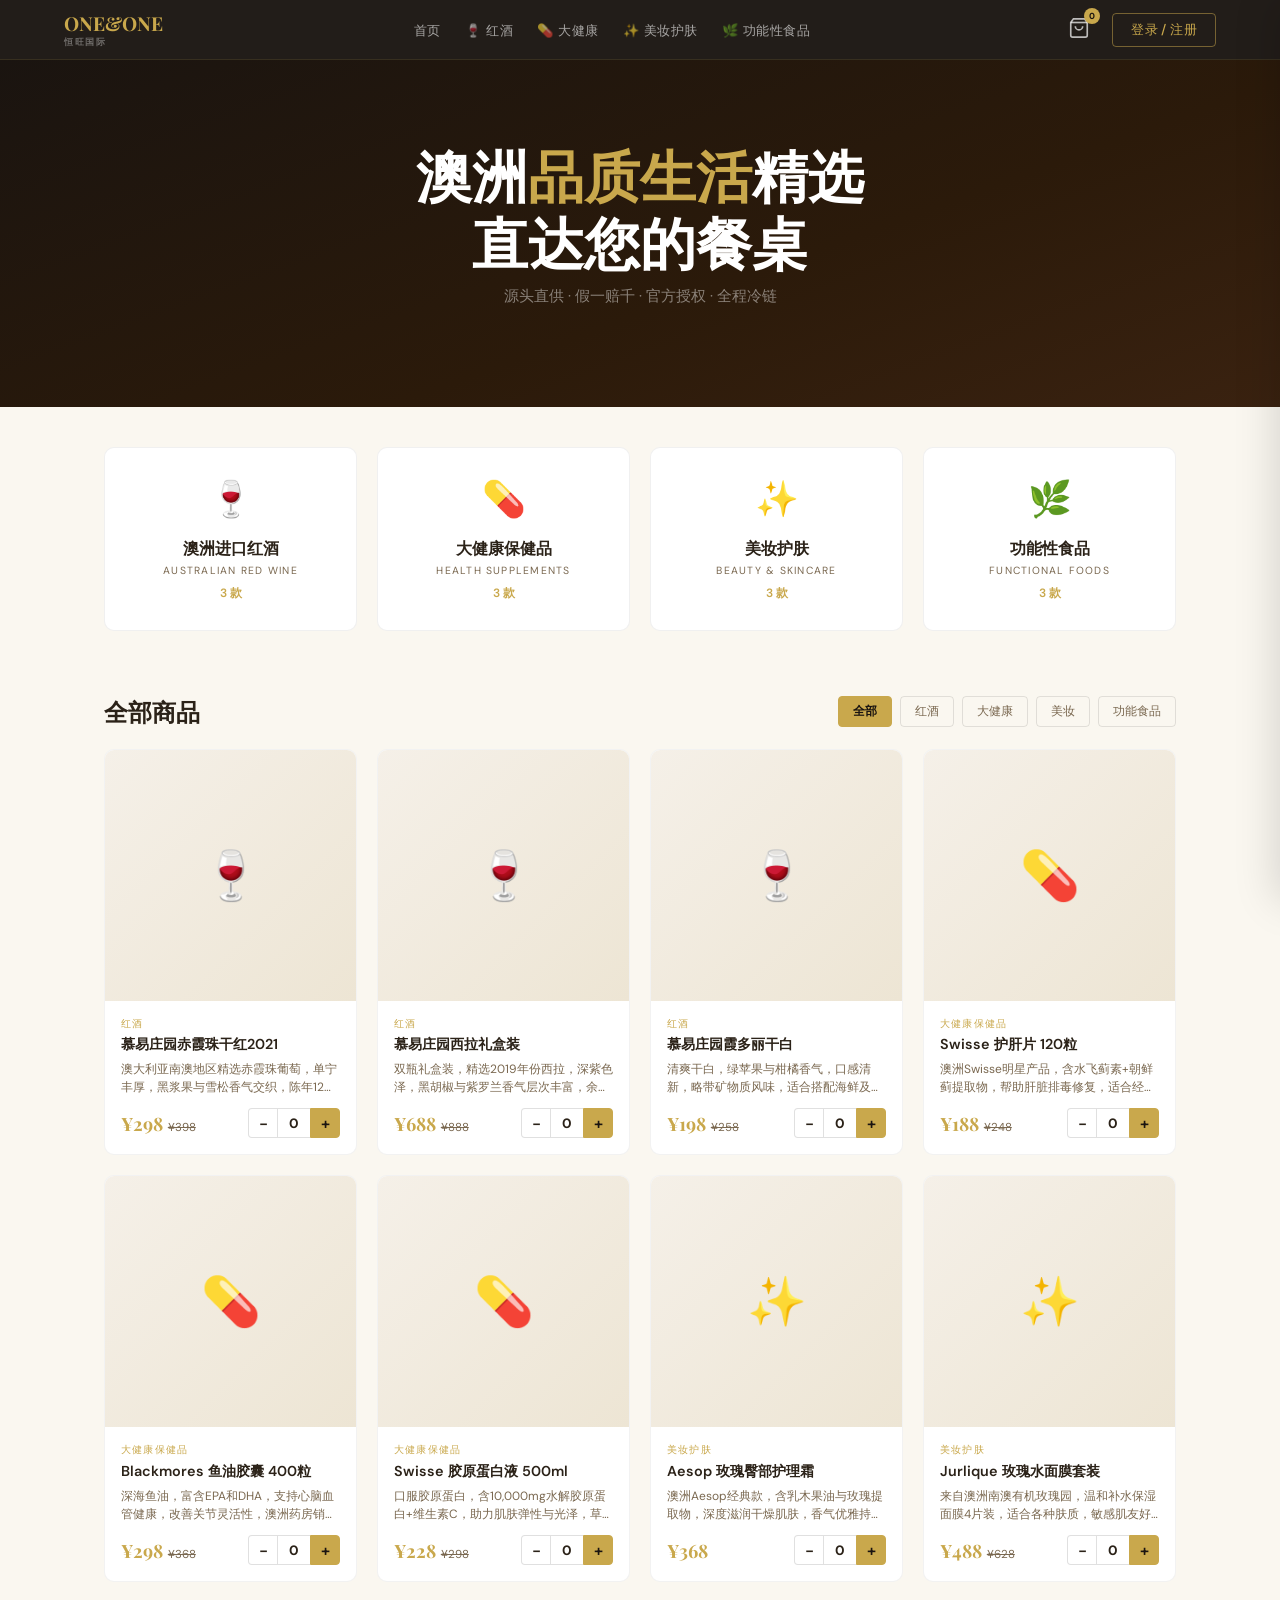
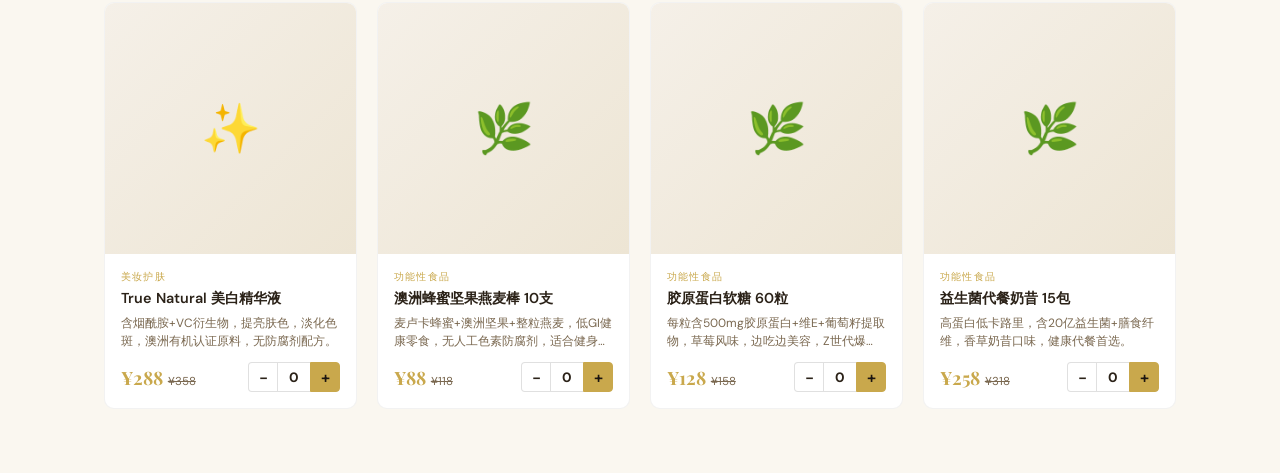
<file: oneone-shop.html>
<!DOCTYPE html>
<html lang="zh-CN">
<head>
<meta charset="UTF-8">
<meta name="viewport" content="width=device-width, initial-scale=1.0, maximum-scale=1.0">
<title>ONE&ONE 恒旺国际 · 品质生活商城</title>
<link href="https://fonts.googleapis.com/css2?family=Playfair+Display:wght@400;600;700&family=DM+Sans:wght@300;400;500;600&family=Noto+Serif+SC:wght@400;600&display=swap" rel="stylesheet">
<style>
:root {
  --gold:#C9A84C;--gold-light:#E8C97A;--gold-pale:#F5EDD3;
  --deep:#1A1410;--dark:#2B2218;--mid:#4A3D30;--warm:#7A6850;
  --cream:#FAF7F0;--white:#FFFFFF;--text:#2B2218;--text-muted:#7A6850;
  --border:rgba(201,168,76,0.18);--radius:10px;--radius-sm:6px;
  --sidebar:260px;--header:60px;
  --success:#2D8C5F;--error:#C0392B;
}
*{margin:0;padding:0;box-sizing:border-box;}
html{scroll-behavior:smooth;}
body{font-family:'DM Sans',sans-serif;background:var(--cream);color:var(--text);overflow-x:hidden;}
img{max-width:100%;display:block;}
button,input,select,textarea{font-family:inherit;}
button{cursor:pointer;}

/* ===== UTILS ===== */
.hidden{display:none!important;}
.flex{display:flex;}
.items-center{align-items:center;}
.justify-between{justify-content:space-between;}
.gap-1{gap:.5rem;}.gap-2{gap:1rem;}.gap-3{gap:1.5rem;}
.text-gold{color:var(--gold);}
.text-muted{color:var(--text-muted);}
.serif{font-family:'Playfair Display',serif;}
.badge{display:inline-flex;align-items:center;padding:3px 10px;border-radius:20px;font-size:.7rem;font-weight:600;letter-spacing:.04em;}
.badge-green{background:#E8F5EE;color:var(--success);}
.badge-gold{background:var(--gold-pale);color:var(--mid);}
.badge-red{background:#FDECEA;color:var(--error);}
.toast{position:fixed;bottom:2rem;right:2rem;z-index:9999;background:var(--deep);color:var(--white);padding:12px 20px;border-radius:var(--radius-sm);font-size:.85rem;border-left:3px solid var(--gold);transform:translateY(20px);opacity:0;transition:all .3s;pointer-events:none;}
.toast.show{transform:none;opacity:1;}

/* ===== SCREENS ===== */
.screen{display:none;min-height:100vh;}
.screen.active{display:block;}
#authScreen.active{display:flex!important;}

/* Nav login btn */
.nav-login-btn{background:transparent;border:1px solid rgba(201,168,76,0.5);color:var(--gold);padding:7px 18px;border-radius:4px;font-size:.82rem;font-weight:500;cursor:pointer;letter-spacing:.03em;transition:all .2s;}
.nav-login-btn:hover{background:var(--gold);color:var(--deep);}
.auth-modal-close{position:absolute;top:1rem;right:1rem;background:rgba(255,255,255,0.08);border:none;color:rgba(255,255,255,0.5);width:32px;height:32px;border-radius:50%;font-size:1rem;cursor:pointer;display:flex;align-items:center;justify-content:center;transition:all .2s;}
.auth-modal-close:hover{background:rgba(255,255,255,0.15);color:var(--white);}

/* Product card qty controls */
.prod-qty-ctrl{display:flex;align-items:center;gap:0;}
.prod-qty-ctrl button{width:30px;height:30px;border:1px solid rgba(0,0,0,.12);background:var(--white);font-size:1rem;font-weight:600;color:var(--text);transition:all .2s;flex-shrink:0;}
.prod-qty-ctrl button:first-child{border-radius:4px 0 0 4px;}
.prod-qty-ctrl button:last-child{border-radius:0 4px 4px 0;background:var(--gold);border-color:var(--gold);color:var(--deep);}
.prod-qty-ctrl button:last-child:hover{background:var(--gold-light);}
.prod-qty-ctrl button:first-child:hover{background:var(--cream);}
.prod-qty-num{width:32px;height:30px;text-align:center;border-top:1px solid rgba(0,0,0,.12);border-bottom:1px solid rgba(0,0,0,.12);font-size:.85rem;font-weight:700;line-height:30px;background:var(--white);color:var(--text);}

/* ===== AUTH SCREEN ===== */
#authScreen{
  background:linear-gradient(150deg,var(--deep) 0%,#2B1A0A 50%,#1A1410 100%);
  display:flex;align-items:center;justify-content:center;
  padding:2rem;
}
.auth-box{
  background:rgba(255,255,255,0.04);
  border:1px solid rgba(201,168,76,0.2);
  border-radius:16px;padding:2.5rem;
  width:100%;max-width:420px;
  backdrop-filter:blur(20px);
}
.auth-logo{font-family:'Playfair Display',serif;font-size:1.6rem;font-weight:700;color:var(--gold);text-align:center;margin-bottom:.25rem;}
.auth-logo-sub{font-size:.65rem;letter-spacing:.2em;color:rgba(255,255,255,0.35);text-align:center;margin-bottom:2rem;}
.auth-title{font-size:1.1rem;font-weight:600;color:var(--white);text-align:center;margin-bottom:.4rem;}
.auth-sub{font-size:.8rem;color:rgba(255,255,255,0.4);text-align:center;margin-bottom:2rem;}
.social-btn{
  width:100%;display:flex;align-items:center;justify-content:center;gap:.75rem;
  padding:13px;border-radius:8px;border:1px solid rgba(255,255,255,0.12);
  background:rgba(255,255,255,0.06);color:rgba(255,255,255,0.85);
  font-size:.88rem;font-weight:500;margin-bottom:.75rem;
  transition:all .2s;
}
.social-btn:hover{background:rgba(255,255,255,0.12);border-color:rgba(255,255,255,0.25);}
.social-btn svg{flex-shrink:0;}
.auth-divider{display:flex;align-items:center;gap:1rem;margin:1.25rem 0;color:rgba(255,255,255,0.2);font-size:.75rem;}
.auth-divider::before,.auth-divider::after{content:'';flex:1;height:1px;background:rgba(255,255,255,0.08);}
.auth-input{
  width:100%;padding:12px 16px;background:rgba(255,255,255,0.06);
  border:1px solid rgba(255,255,255,0.1);border-radius:8px;
  color:var(--white);font-size:.9rem;margin-bottom:.75rem;
  transition:border .2s;
}
.auth-input::placeholder{color:rgba(255,255,255,0.3);}
.auth-input:focus{outline:none;border-color:rgba(201,168,76,0.5);}
.auth-btn{
  width:100%;padding:13px;background:var(--gold);border:none;
  border-radius:8px;color:var(--deep);font-size:.9rem;font-weight:600;
  letter-spacing:.03em;transition:background .2s;
}
.auth-btn:hover{background:var(--gold-light);}
.auth-toggle{text-align:center;margin-top:1.25rem;font-size:.8rem;color:rgba(255,255,255,0.4);}
.auth-toggle a{color:var(--gold);cursor:pointer;text-decoration:none;}
.auth-admin-link{text-align:center;margin-top:1rem;font-size:.72rem;color:rgba(255,255,255,0.25);cursor:pointer;}
.auth-admin-link:hover{color:var(--gold);}

/* ===== SHOP HEADER ===== */
.shop-header{
  position:sticky;top:0;z-index:50;
  background:rgba(26,20,16,0.96);backdrop-filter:blur(12px);
  border-bottom:1px solid rgba(201,168,76,0.12);
  padding:0 5vw;height:var(--header);
  display:flex;align-items:center;justify-content:space-between;
}
.sh-logo{font-family:'Playfair Display',serif;font-size:1.2rem;font-weight:700;color:var(--gold);text-decoration:none;cursor:pointer;}
.sh-logo span{color:rgba(255,255,255,0.35);font-size:.55rem;letter-spacing:.18em;display:block;font-family:'DM Sans',sans-serif;}
.sh-nav{display:flex;gap:1.5rem;list-style:none;}
.sh-nav a{color:rgba(255,255,255,0.6);text-decoration:none;font-size:.82rem;letter-spacing:.04em;cursor:pointer;transition:color .2s;padding:.25rem 0;border-bottom:2px solid transparent;}
.sh-nav a.active,.sh-nav a:hover{color:var(--gold);border-bottom-color:var(--gold);}
.sh-right{display:flex;align-items:center;gap:1rem;}
.sh-user{display:flex;align-items:center;gap:.5rem;color:rgba(255,255,255,0.6);font-size:.8rem;cursor:pointer;}
.sh-avatar{width:30px;height:30px;border-radius:50%;background:var(--gold);display:flex;align-items:center;justify-content:center;font-size:.7rem;font-weight:700;color:var(--deep);}
.cart-btn{position:relative;background:none;border:none;color:rgba(255,255,255,0.7);padding:.4rem;cursor:pointer;}
.cart-count{position:absolute;top:-2px;right:-4px;background:var(--gold);color:var(--deep);font-size:.55rem;font-weight:700;width:16px;height:16px;border-radius:50%;display:flex;align-items:center;justify-content:center;}
.ham-btn{display:none;background:none;border:none;color:var(--gold);flex-direction:column;gap:4px;padding:.5rem;}
.ham-btn span{width:22px;height:1.5px;background:currentColor;display:block;}

/* ===== SHOP HOME ===== */
.shop-hero{
  background:linear-gradient(160deg,var(--deep),#2B1A0A 60%,#3A2210);
  padding:80px 5vw 60px;text-align:center;
}
.shop-hero h1{font-family:'Playfair Display',serif;font-size:clamp(2rem,5vw,3.5rem);color:var(--white);font-weight:700;line-height:1.2;margin-bottom:.75rem;}
.shop-hero h1 em{color:var(--gold);font-style:normal;}
.shop-hero p{color:rgba(255,255,255,0.45);font-size:.95rem;margin-bottom:2.5rem;}
.category-strip{display:grid;grid-template-columns:repeat(4,1fr);gap:1.25rem;padding:2.5rem 5vw;max-width:1200px;margin:0 auto;}
.cat-card{background:var(--white);border-radius:var(--radius);border:1px solid rgba(0,0,0,.06);padding:1.75rem 1.5rem;text-align:center;cursor:pointer;transition:all .25s;position:relative;overflow:hidden;}
.cat-card::after{content:'';position:absolute;bottom:0;left:0;right:0;height:3px;background:var(--gold);transform:scaleX(0);transform-origin:left;transition:transform .3s;}
.cat-card:hover{transform:translateY(-3px);box-shadow:0 12px 40px rgba(0,0,0,.09);}
.cat-card:hover::after{transform:scaleX(1);}
.cat-icon{font-size:2.2rem;margin-bottom:1rem;}
.cat-name{font-weight:700;font-size:1rem;margin-bottom:.2rem;}
.cat-en{font-size:.65rem;letter-spacing:.12em;color:var(--text-muted);}
.cat-count{font-size:.75rem;color:var(--gold);margin-top:.5rem;font-weight:600;}
.products-section{padding:0 5vw 4rem;max-width:1200px;margin:0 auto;}
.products-header{display:flex;align-items:center;justify-content:space-between;padding:1.5rem 0 1.25rem;}
.products-title{font-family:'Playfair Display',serif;font-size:1.5rem;font-weight:600;}
.filter-bar{display:flex;gap:.5rem;flex-wrap:wrap;}
.filter-btn{padding:6px 14px;border-radius:4px;border:1px solid rgba(0,0,0,.1);background:transparent;font-size:.75rem;color:var(--text-muted);transition:all .2s;cursor:pointer;}
.filter-btn.active,.filter-btn:hover{background:var(--gold);border-color:var(--gold);color:var(--deep);font-weight:600;}
.product-grid{display:grid;grid-template-columns:repeat(auto-fill,minmax(220px,1fr));gap:1.25rem;}
.prod-card{background:var(--white);border-radius:var(--radius);border:1px solid rgba(0,0,0,.05);overflow:hidden;cursor:pointer;transition:all .25s;}
.prod-card:hover{transform:translateY(-2px);box-shadow:0 8px 32px rgba(0,0,0,.1);}
.prod-img{width:100%;aspect-ratio:1;object-fit:cover;background:var(--cream);}
.prod-img-placeholder{width:100%;aspect-ratio:1;display:flex;align-items:center;justify-content:center;font-size:3rem;background:linear-gradient(135deg,#f5f0e8,#ede5d4);}
.prod-body{padding:1rem;}
.prod-cat{font-size:.62rem;letter-spacing:.12em;color:var(--gold);margin-bottom:.3rem;text-transform:uppercase;}
.prod-name{font-weight:600;font-size:.9rem;margin-bottom:.4rem;line-height:1.3;}
.prod-desc{font-size:.75rem;color:var(--text-muted);line-height:1.5;margin-bottom:.75rem;display:-webkit-box;-webkit-line-clamp:2;-webkit-box-orient:vertical;overflow:hidden;}
.prod-foot{display:flex;align-items:center;justify-content:space-between;}
.prod-price{font-family:'Playfair Display',serif;font-size:1.15rem;font-weight:700;color:var(--gold);}
.prod-price-orig{font-size:.72rem;color:var(--text-muted);text-decoration:line-through;margin-left:.3rem;}
.add-cart-btn{background:var(--deep);color:var(--white);border:none;padding:7px 14px;border-radius:4px;font-size:.75rem;font-weight:500;transition:background .2s;}
.add-cart-btn:hover{background:var(--gold);color:var(--deep);}
.empty-state{text-align:center;padding:4rem 2rem;color:var(--text-muted);}
.empty-state .ei{font-size:3rem;margin-bottom:1rem;}
.empty-state h3{font-size:1.1rem;margin-bottom:.5rem;color:var(--text);}

/* ===== PRODUCT MODAL ===== */
.modal-overlay{position:fixed;inset:0;background:rgba(0,0,0,.6);z-index:200;display:flex;align-items:center;justify-content:center;padding:1rem;opacity:0;transition:opacity .25s;pointer-events:none;}
.modal-overlay.open{opacity:1;pointer-events:auto;}
.modal-box{background:var(--white);border-radius:16px;width:100%;max-width:700px;max-height:90vh;overflow-y:auto;transform:translateY(20px);transition:transform .25s;}
.modal-overlay.open .modal-box{transform:none;}
.modal-img{width:100%;aspect-ratio:16/9;object-fit:cover;background:var(--cream);}
.modal-img-ph{width:100%;aspect-ratio:16/9;display:flex;align-items:center;justify-content:center;font-size:5rem;background:linear-gradient(135deg,#f5f0e8,#ede5d4);}
.modal-body{padding:2rem;}
.modal-cat{font-size:.65rem;letter-spacing:.18em;color:var(--gold);margin-bottom:.5rem;}
.modal-name{font-family:'Playfair Display',serif;font-size:1.6rem;font-weight:700;margin-bottom:1rem;line-height:1.2;}
.modal-desc{font-size:.9rem;color:var(--text-muted);line-height:1.7;margin-bottom:1.5rem;}
.modal-price-row{display:flex;align-items:baseline;gap:.75rem;margin-bottom:1.5rem;}
.modal-price{font-family:'Playfair Display',serif;font-size:2rem;font-weight:700;color:var(--gold);}
.modal-orig{font-size:.9rem;color:var(--text-muted);text-decoration:line-through;}
.qty-row{display:flex;align-items:center;gap:1rem;margin-bottom:1.5rem;}
.qty-ctrl{display:flex;align-items:center;border:1px solid rgba(0,0,0,.12);border-radius:6px;overflow:hidden;}
.qty-ctrl button{background:none;border:none;width:36px;height:36px;font-size:1.1rem;color:var(--text);transition:background .2s;}
.qty-ctrl button:hover{background:var(--cream);}
.qty-ctrl span{width:40px;text-align:center;font-weight:600;font-size:.9rem;}
.modal-add-btn{flex:1;padding:12px 24px;background:var(--gold);border:none;border-radius:6px;font-size:.9rem;font-weight:600;color:var(--deep);transition:background .2s;}
.modal-add-btn:hover{background:var(--gold-light);}
.modal-close{position:absolute;top:1rem;right:1rem;background:rgba(0,0,0,.5);border:none;width:36px;height:36px;border-radius:50%;color:var(--white);font-size:1.1rem;display:flex;align-items:center;justify-content:center;cursor:pointer;z-index:1;}

/* ===== CART DRAWER ===== */
.cart-drawer{position:fixed;top:0;right:0;bottom:0;width:380px;max-width:100vw;background:var(--white);z-index:300;transform:translateX(100%);transition:transform .3s;display:flex;flex-direction:column;box-shadow:-4px 0 40px rgba(0,0,0,.15);}
.cart-drawer.open{transform:none;}
.cart-head{padding:1.25rem 1.5rem;border-bottom:1px solid rgba(0,0,0,.07);display:flex;align-items:center;justify-content:space-between;}
.cart-head h3{font-family:'Playfair Display',serif;font-size:1.2rem;}
.cart-close{background:none;border:none;font-size:1.3rem;color:var(--text-muted);cursor:pointer;}
.cart-items{flex:1;overflow-y:auto;padding:1rem 1.5rem;}
.cart-item{display:flex;gap:1rem;padding:1rem 0;border-bottom:1px solid rgba(0,0,0,.05);}
.cart-item-img{width:64px;height:64px;object-fit:cover;border-radius:6px;background:var(--cream);flex-shrink:0;}
.cart-item-img-ph{width:64px;height:64px;border-radius:6px;background:linear-gradient(135deg,#f5f0e8,#ede5d4);display:flex;align-items:center;justify-content:center;font-size:1.5rem;flex-shrink:0;}
.cart-item-info{flex:1;}
.cart-item-name{font-size:.85rem;font-weight:600;margin-bottom:.25rem;line-height:1.3;}
.cart-item-price{font-size:.82rem;color:var(--gold);font-weight:600;}
.cart-item-controls{display:flex;align-items:center;gap:.5rem;margin-top:.4rem;}
.ci-qty{display:flex;align-items:center;gap:.25rem;}
.ci-qty button{background:rgba(0,0,0,.06);border:none;width:22px;height:22px;border-radius:3px;font-size:.8rem;color:var(--text);}
.ci-qty span{font-size:.8rem;font-weight:600;min-width:20px;text-align:center;}
.ci-remove{background:none;border:none;font-size:.72rem;color:var(--error);cursor:pointer;margin-left:.25rem;}
.cart-foot{padding:1.25rem 1.5rem;border-top:1px solid rgba(0,0,0,.07);}
.cart-total-row{display:flex;justify-content:space-between;align-items:baseline;margin-bottom:1rem;}
.cart-total-label{font-size:.85rem;color:var(--text-muted);}
.cart-total-price{font-family:'Playfair Display',serif;font-size:1.5rem;font-weight:700;color:var(--gold);}
.checkout-btn{width:100%;padding:14px;background:var(--gold);border:none;border-radius:6px;font-size:.9rem;font-weight:700;color:var(--deep);letter-spacing:.04em;transition:background .2s;}
.checkout-btn:hover{background:var(--gold-light);}
.cart-empty{text-align:center;padding:3rem 1rem;color:var(--text-muted);}
.cart-overlay{position:fixed;inset:0;background:rgba(0,0,0,.4);z-index:299;display:none;}
.cart-overlay.open{display:block;}

/* ===== CHECKOUT ===== */
.checkout-wrap{max-width:900px;margin:0 auto;padding:2rem 5vw 4rem;}
.checkout-title{font-family:'Playfair Display',serif;font-size:1.8rem;font-weight:600;margin-bottom:2rem;}
.checkout-grid{display:grid;grid-template-columns:1fr 360px;gap:2rem;align-items:start;}
.checkout-section{background:var(--white);border-radius:var(--radius);border:1px solid rgba(0,0,0,.06);padding:1.75rem;margin-bottom:1.25rem;}
.cs-title{font-weight:700;font-size:.95rem;margin-bottom:1.25rem;padding-bottom:.75rem;border-bottom:1px solid rgba(0,0,0,.06);}
.form-row{display:grid;grid-template-columns:1fr 1fr;gap:.75rem;margin-bottom:.75rem;}
.form-row.full{grid-template-columns:1fr;}
.form-group{display:flex;flex-direction:column;gap:.3rem;}
.form-label{font-size:.75rem;font-weight:600;color:var(--text-muted);letter-spacing:.04em;}
.form-input{padding:10px 14px;border:1px solid rgba(0,0,0,.12);border-radius:6px;font-size:.88rem;color:var(--text);transition:border .2s;}
.form-input:focus{outline:none;border-color:var(--gold);}
.order-summary-box{background:var(--white);border-radius:var(--radius);border:1px solid rgba(0,0,0,.06);padding:1.75rem;position:sticky;top:80px;}
.os-title{font-weight:700;font-size:.95rem;margin-bottom:1.25rem;}
.os-items{display:flex;flex-direction:column;gap:.75rem;margin-bottom:1.25rem;}
.os-item{display:flex;justify-content:space-between;font-size:.83rem;}
.os-item-name{color:var(--text-muted);flex:1;padding-right:1rem;}
.os-item-price{font-weight:600;}
.os-divider{border:none;border-top:1px solid rgba(0,0,0,.07);margin:1rem 0;}
.os-total{display:flex;justify-content:space-between;align-items:baseline;}
.os-total-label{font-weight:600;}
.os-total-price{font-family:'Playfair Display',serif;font-size:1.4rem;font-weight:700;color:var(--gold);}
.place-order-btn{width:100%;padding:14px;background:var(--gold);border:none;border-radius:6px;font-size:.9rem;font-weight:700;color:var(--deep);margin-top:1.25rem;transition:background .2s;}
.place-order-btn:hover{background:var(--gold-light);}
.security-note{font-size:.7rem;color:var(--text-muted);text-align:center;margin-top:.75rem;}

/* ===== ADMIN ===== */
#adminScreen{display:flex;min-height:100vh;background:#F0EDE8;}
.admin-sidebar{width:var(--sidebar);background:var(--deep);flex-shrink:0;display:flex;flex-direction:column;position:fixed;top:0;bottom:0;left:0;z-index:10;}
.admin-logo{padding:1.5rem;border-bottom:1px solid rgba(201,168,76,0.1);}
.admin-logo-text{font-family:'Playfair Display',serif;font-size:1.1rem;font-weight:700;color:var(--gold);}
.admin-logo-sub{font-size:.6rem;letter-spacing:.15em;color:rgba(255,255,255,0.25);margin-top:2px;}
.admin-nav{flex:1;padding:1rem 0;}
.admin-nav-item{display:flex;align-items:center;gap:.75rem;padding:.75rem 1.5rem;color:rgba(255,255,255,0.5);font-size:.83rem;cursor:pointer;transition:all .2s;border-left:3px solid transparent;}
.admin-nav-item:hover{background:rgba(255,255,255,0.04);color:rgba(255,255,255,0.8);}
.admin-nav-item.active{background:rgba(201,168,76,0.08);color:var(--gold);border-left-color:var(--gold);}
.admin-nav-icon{font-size:1rem;width:20px;text-align:center;}
.admin-footer{padding:1rem 1.5rem;border-top:1px solid rgba(255,255,255,0.05);}
.admin-logout{background:none;border:1px solid rgba(255,255,255,0.1);color:rgba(255,255,255,0.4);padding:8px 16px;border-radius:4px;font-size:.78rem;width:100%;cursor:pointer;transition:all .2s;}
.admin-logout:hover{border-color:var(--error);color:var(--error);}
.admin-main{margin-left:var(--sidebar);flex:1;padding:2rem;min-width:0;}
.admin-topbar{display:flex;align-items:center;justify-content:space-between;margin-bottom:2rem;}
.admin-page-title{font-family:'Playfair Display',serif;font-size:1.5rem;font-weight:600;}
.admin-panel{display:none;}
.admin-panel.active{display:block;}

/* Stats */
.stats-grid{display:grid;grid-template-columns:repeat(4,1fr);gap:1.25rem;margin-bottom:2rem;}
.stat-card{background:var(--white);border-radius:var(--radius);padding:1.5rem;border:1px solid rgba(0,0,0,.05);}
.stat-label{font-size:.72rem;letter-spacing:.08em;color:var(--text-muted);margin-bottom:.5rem;}
.stat-value{font-family:'Playfair Display',serif;font-size:1.75rem;font-weight:700;}
.stat-change{font-size:.72rem;margin-top:.3rem;}
.stat-change.up{color:var(--success);}
.stat-change.down{color:var(--error);}

/* Product Table */
.admin-card{background:var(--white);border-radius:var(--radius);border:1px solid rgba(0,0,0,.05);overflow:hidden;}
.admin-card-header{display:flex;align-items:center;justify-content:space-between;padding:1.25rem 1.5rem;border-bottom:1px solid rgba(0,0,0,.06);}
.admin-card-title{font-weight:700;font-size:.95rem;}
.admin-btn{padding:8px 18px;border-radius:4px;font-size:.8rem;font-weight:600;cursor:pointer;transition:all .2s;border:none;}
.admin-btn-gold{background:var(--gold);color:var(--deep);}
.admin-btn-gold:hover{background:var(--gold-light);}
.admin-btn-outline{background:transparent;border:1px solid rgba(0,0,0,.15);color:var(--text);}
.admin-btn-outline:hover{background:rgba(0,0,0,.04);}
.admin-btn-danger{background:transparent;border:1px solid var(--error);color:var(--error);}
.admin-btn-danger:hover{background:#FDECEA;}
.admin-search{display:flex;align-items:center;gap:.75rem;}
.admin-search input{padding:8px 14px;border:1px solid rgba(0,0,0,.1);border-radius:4px;font-size:.82rem;width:200px;}
.admin-search input:focus{outline:none;border-color:var(--gold);}
.filter-select{padding:8px 12px;border:1px solid rgba(0,0,0,.1);border-radius:4px;font-size:.82rem;background:var(--white);}
.filter-select:focus{outline:none;border-color:var(--gold);}
table{width:100%;border-collapse:collapse;}
th{text-align:left;font-size:.7rem;letter-spacing:.08em;color:var(--text-muted);padding:.75rem 1.25rem;border-bottom:1px solid rgba(0,0,0,.06);font-weight:600;}
td{padding:.9rem 1.25rem;font-size:.83rem;border-bottom:1px solid rgba(0,0,0,.04);vertical-align:middle;}
tr:last-child td{border-bottom:none;}
tr:hover td{background:rgba(0,0,0,.01);}
.td-img{width:44px;height:44px;object-fit:cover;border-radius:6px;background:var(--cream);}
.td-img-ph{width:44px;height:44px;border-radius:6px;background:linear-gradient(135deg,#f5f0e8,#ede5d4);display:flex;align-items:center;justify-content:center;font-size:1.1rem;}
.td-actions{display:flex;gap:.4rem;}
.td-btn{padding:5px 12px;border-radius:3px;font-size:.72rem;font-weight:600;cursor:pointer;border:none;transition:all .2s;}
.td-edit{background:rgba(201,168,76,0.1);color:var(--mid);}
.td-edit:hover{background:var(--gold);color:var(--deep);}
.td-del{background:#FDECEA;color:var(--error);}
.td-del:hover{background:var(--error);color:var(--white);}
.pagination{display:flex;align-items:center;justify-content:space-between;padding:1rem 1.25rem;border-top:1px solid rgba(0,0,0,.06);}
.page-info{font-size:.78rem;color:var(--text-muted);}
.page-btns{display:flex;gap:.4rem;}
.page-btn{padding:5px 10px;border:1px solid rgba(0,0,0,.1);border-radius:3px;font-size:.75rem;background:var(--white);cursor:pointer;transition:all .2s;}
.page-btn.active,.page-btn:hover{background:var(--gold);border-color:var(--gold);color:var(--deep);font-weight:600;}

/* Product Form Modal */
.form-modal-overlay{position:fixed;inset:0;background:rgba(0,0,0,.5);z-index:400;display:flex;align-items:center;justify-content:center;padding:1rem;}
.form-modal{background:var(--white);border-radius:16px;width:100%;max-width:640px;max-height:90vh;overflow-y:auto;}
.fm-header{padding:1.5rem 2rem;border-bottom:1px solid rgba(0,0,0,.07);display:flex;align-items:center;justify-content:space-between;position:sticky;top:0;background:var(--white);z-index:1;}
.fm-title{font-family:'Playfair Display',serif;font-size:1.2rem;font-weight:600;}
.fm-close{background:none;border:none;font-size:1.2rem;color:var(--text-muted);cursor:pointer;}
.fm-body{padding:2rem;}
.fm-row{display:grid;grid-template-columns:1fr 1fr;gap:1rem;margin-bottom:1rem;}
.fm-row.full{grid-template-columns:1fr;}
.fm-group{display:flex;flex-direction:column;gap:.35rem;}
.fm-label{font-size:.75rem;font-weight:600;color:var(--text-muted);letter-spacing:.04em;}
.fm-label em{color:var(--error);}
.fm-input{padding:10px 14px;border:1px solid rgba(0,0,0,.12);border-radius:6px;font-size:.88rem;color:var(--text);transition:border .2s;}
.fm-input:focus{outline:none;border-color:var(--gold);}
.fm-select{padding:10px 14px;border:1px solid rgba(0,0,0,.12);border-radius:6px;font-size:.88rem;color:var(--text);background:var(--white);}
.fm-select:focus{outline:none;border-color:var(--gold);}
.fm-textarea{padding:10px 14px;border:1px solid rgba(0,0,0,.12);border-radius:6px;font-size:.88rem;color:var(--text);resize:vertical;min-height:80px;transition:border .2s;}
.fm-textarea:focus{outline:none;border-color:var(--gold);}
.img-upload-area{border:2px dashed rgba(0,0,0,.12);border-radius:8px;padding:2rem;text-align:center;cursor:pointer;transition:all .2s;position:relative;}
.img-upload-area:hover{border-color:var(--gold);background:var(--gold-pale);}
.img-upload-area input{position:absolute;inset:0;opacity:0;cursor:pointer;}
.img-upload-icon{font-size:2rem;margin-bottom:.5rem;color:var(--text-muted);}
.img-upload-text{font-size:.82rem;color:var(--text-muted);}
.img-preview{width:100%;height:160px;object-fit:cover;border-radius:6px;margin-top:1rem;}
.fm-footer{display:flex;gap:.75rem;justify-content:flex-end;padding:1.25rem 2rem;border-top:1px solid rgba(0,0,0,.07);}
.toggle-wrap{display:flex;align-items:center;gap:.75rem;}
.toggle{width:40px;height:22px;background:rgba(0,0,0,.15);border-radius:11px;position:relative;cursor:pointer;transition:background .2s;flex-shrink:0;}
.toggle.on{background:var(--gold);}
.toggle::after{content:'';position:absolute;top:3px;left:3px;width:16px;height:16px;border-radius:50%;background:var(--white);transition:transform .2s;}
.toggle.on::after{transform:translateX(18px);}
.toggle-label{font-size:.83rem;color:var(--text);}

/* Orders */
.orders-table-wrap{overflow-x:auto;}
.order-status{padding:3px 10px;border-radius:3px;font-size:.7rem;font-weight:600;letter-spacing:.04em;}
.os-pending{background:#FEF3CD;color:#7A5C00;}
.os-processing{background:#E8F0FE;color:#2B5BE0;}
.os-shipped{background:#E8F5EE;color:var(--success);}
.os-completed{background:#E8F5EE;color:var(--success);}
.os-cancelled{background:#FDECEA;color:var(--error);}

/* Mobile Nav */
.mobile-nav{display:none;position:fixed;top:0;left:0;right:0;bottom:0;background:rgba(26,20,16,0.98);z-index:200;flex-direction:column;align-items:center;justify-content:center;gap:1.5rem;}
.mobile-nav.open{display:flex;}
.mobile-nav a{color:rgba(255,255,255,0.8);font-size:1.2rem;text-decoration:none;cursor:pointer;}
.mobile-nav a:hover{color:var(--gold);}
.mobile-nav-close{position:absolute;top:1.5rem;right:1.5rem;background:none;border:none;color:rgba(255,255,255,0.5);font-size:1.5rem;cursor:pointer;}

/* Responsive */
@media(max-width:900px){
  .category-strip{grid-template-columns:repeat(2,1fr);}
  .checkout-grid{grid-template-columns:1fr;}
  .order-summary-box{position:static;}
  .stats-grid{grid-template-columns:repeat(2,1fr);}
  .admin-sidebar{transform:translateX(-100%);transition:transform .3s;}
  .admin-sidebar.open{transform:none;}
  .admin-main{margin-left:0;}
  .sh-nav{display:none;}
  .ham-btn{display:flex;}
}
@media(max-width:600px){
  .category-strip{grid-template-columns:1fr 1fr;gap:.75rem;padding:1.5rem 4vw;}
  .checkout-grid{grid-template-columns:1fr;}
  .form-row{grid-template-columns:1fr;}
  .fm-row{grid-template-columns:1fr;}
  .stats-grid{grid-template-columns:1fr 1fr;}
  .product-grid{grid-template-columns:repeat(2,1fr);gap:.75rem;}
  .cat-card{padding:1.25rem 1rem;}
}
</style>
</head>
<body>

<!-- TOAST -->
<div class="toast" id="toast"></div>

<!-- ===== AUTH MODAL ===== -->
<div class="screen" id="authScreen" style="position:fixed;inset:0;z-index:500;background:rgba(10,6,4,0.88);backdrop-filter:blur(8px);display:none;align-items:center;justify-content:center;padding:1rem;min-height:0;">
  <div class="auth-box" style="position:relative;">
    <button class="auth-modal-close" onclick="closeAuthModal()">✕</button>
    <div class="auth-logo">ONE&amp;ONE</div>
    <div class="auth-logo-sub">恒旺国际 · 品质生活商城</div>
    <div id="authLogin">
      <div class="auth-title">Welcome back</div>
      <div class="auth-sub">登录您的账户继续购物</div>
      <button class="social-btn" onclick="socialLogin('Google')">
        <svg width="18" height="18" viewBox="0 0 18 18"><path fill="#4285F4" d="M17.64 9.2c0-.637-.057-1.251-.164-1.84H9v3.481h4.844c-.209 1.125-.843 2.078-1.796 2.717v2.258h2.908c1.702-1.567 2.684-3.874 2.684-6.615z"/><path fill="#34A853" d="M9 18c2.43 0 4.467-.806 5.956-2.184l-2.908-2.258c-.806.54-1.837.859-3.048.859-2.344 0-4.328-1.584-5.036-3.711H.957v2.332A8.997 8.997 0 009 18z"/><path fill="#FBBC05" d="M3.964 10.706A5.41 5.41 0 013.682 9c0-.593.102-1.17.282-1.706V4.962H.957A8.996 8.996 0 000 9c0 1.452.348 2.827.957 4.038l3.007-2.332z"/><path fill="#EA4335" d="M9 3.58c1.321 0 2.508.454 3.44 1.345l2.582-2.58C13.463.891 11.426 0 9 0A8.997 8.997 0 00.957 4.962L3.964 6.294C4.672 4.167 6.656 3.58 9 3.58z"/></svg>
        Continue with Google
      </button>
      <button class="social-btn" onclick="socialLogin('Apple')">
        <svg width="18" height="18" viewBox="0 0 18 18" fill="white"><path d="M14.048 9.368c-.02-1.98 1.622-2.944 1.694-2.99--.924-1.35-2.36-1.535-2.87-1.552-1.22-.124-2.384.72-3.002.72-.618 0-1.573-.704-2.587-.684-1.327.02-2.558.773-3.24 1.96-1.387 2.4-.354 5.962 1 7.908.667.956 1.462 2.032 2.503 1.994 1.007-.04 1.386-.648 2.603-.648 1.217 0 1.558.648 2.616.628 1.083-.02 1.766-.977 2.428-1.937.768-1.107 1.082-2.19 1.1-2.244-.024-.01-2.1-.806-2.123-3.155zm-1.99-5.797c.553-.67.927-1.596.824-2.521-.796.033-1.76.53-2.33 1.199-.51.59-.959 1.53-.84 2.435.89.069 1.793-.453 2.346-1.113z"/></svg>
        Continue with Apple
      </button>
      <button class="social-btn" onclick="socialLogin('Facebook')">
        <svg width="18" height="18" viewBox="0 0 18 18"><path fill="#1877F2" d="M18 9a9 9 0 10-10.406 8.892V11.62H5.31V9h2.284V7.01c0-2.254 1.343-3.5 3.397-3.5.984 0 2.013.176 2.013.176V5.9h-1.134c-1.117 0-1.466.693-1.466 1.404V9h2.495l-.399 2.62H10.4v6.272A9.003 9.003 0 0018 9z"/></svg>
        Continue with Facebook
      </button>
      <div class="auth-divider">或使用邮箱</div>
      <input class="auth-input" type="email" id="loginEmail" placeholder="邮箱地址" />
      <input class="auth-input" type="password" id="loginPwd" placeholder="密码" />
      <button class="auth-btn" onclick="emailLogin()">登录</button>
      <div class="auth-toggle">还没有账户？<a onclick="switchAuthMode('register')">立即注册</a></div>
    </div>
    <div id="authRegister" class="hidden">
      <div class="auth-title">创建账户</div>
      <div class="auth-sub">注册获得专属会员权益</div>
      <input class="auth-input" type="text" id="regName" placeholder="姓名" />
      <input class="auth-input" type="email" id="regEmail" placeholder="邮箱地址" />
      <input class="auth-input" type="password" id="regPwd" placeholder="密码（至少6位）" />
      <button class="auth-btn" onclick="emailRegister()">注册</button>
      <div class="auth-toggle">已有账户？<a onclick="switchAuthMode('login')">返回登录</a></div>
    </div>
    <div class="auth-admin-link" onclick="adminLogin()">⚙ 管理员后台入口</div>
  </div>
</div>

<!-- ===== SHOP SCREEN ===== -->
<div class="screen active" id="shopScreen">
  <!-- Header -->
  <header class="shop-header">
    <a class="sh-logo" onclick="showPage('home')">ONE&amp;ONE<span>恒旺国际</span></a>
    <ul class="sh-nav">
      <li><a onclick="showPage('home')" data-page="home">首页</a></li>
      <li><a onclick="showCategory('wine')" data-page="wine">🍷 红酒</a></li>
      <li><a onclick="showCategory('health')" data-page="health">💊 大健康</a></li>
      <li><a onclick="showCategory('beauty')" data-page="beauty">✨ 美妆护肤</a></li>
      <li><a onclick="showCategory('food')" data-page="food">🌿 功能性食品</a></li>
    </ul>
    <div class="sh-right">
      <button class="cart-btn" onclick="toggleCart()">
        <svg width="22" height="22" fill="none" stroke="currentColor" stroke-width="1.8" viewBox="0 0 24 24"><path d="M6 2L3 6v14a2 2 0 002 2h14a2 2 0 002-2V6l-3-4z"/><line x1="3" y1="6" x2="21" y2="6"/><path d="M16 10a4 4 0 01-8 0"/></svg>
        <span class="cart-count" id="cartCount">0</span>
      </button>
      <div id="headerGuest">
        <button class="nav-login-btn" onclick="openAuthModal()">登录 / 注册</button>
      </div>
      <div id="headerUser" style="display:none;position:relative;">
        <div class="sh-user" onclick="toggleUserDropdown()">
          <div class="sh-avatar" id="userAvatar">U</div>
          <span id="userNameDisplay" style="color:rgba(255,255,255,0.6);font-size:.78rem;"></span>
          <span style="color:rgba(255,255,255,0.3);font-size:.65rem;margin-left:.2rem;">▾</span>
        </div>
        <div id="userDropdown" style="display:none;position:absolute;top:calc(100% + 8px);right:0;background:var(--deep);border:1px solid rgba(201,168,76,0.2);border-radius:8px;min-width:140px;overflow:hidden;z-index:100;">
          <div style="padding:.6rem 1rem;font-size:.78rem;color:rgba(255,255,255,0.35);border-bottom:1px solid rgba(255,255,255,0.06);" id="dropUserEmail"></div>
          <button onclick="logout()" style="width:100%;text-align:left;padding:.7rem 1rem;background:none;border:none;color:rgba(255,255,255,0.6);font-size:.82rem;cursor:pointer;" onmouseover="this.style.color='var(--gold)'" onmouseout="this.style.color='rgba(255,255,255,0.6)'">退出登录</button>
        </div>
      </div>
      <button class="ham-btn" onclick="toggleMobileNav()"><span></span><span></span><span></span></button>
    </div>
  </header>

  <!-- Mobile Nav -->
  <div class="mobile-nav" id="mobileNav">
    <button class="mobile-nav-close" onclick="toggleMobileNav()">✕</button>
    <a onclick="showPage('home');toggleMobileNav()">首页</a>
    <a onclick="showCategory('wine');toggleMobileNav()">🍷 红酒</a>
    <a onclick="showCategory('health');toggleMobileNav()">💊 大健康</a>
    <a onclick="showCategory('beauty');toggleMobileNav()">✨ 美妆护肤</a>
    <a onclick="showCategory('food');toggleMobileNav()">🌿 功能性食品</a>
    <a onclick="toggleCart();toggleMobileNav()" style="color:var(--gold);">🛒 购物车</a>
    <a id="mobileLoginLink" onclick="openAuthModal();toggleMobileNav()" style="color:rgba(255,255,255,0.5);font-size:.9rem;">登录 / 注册</a>
    <a id="mobileLogoutLink" onclick="logout();toggleMobileNav()" style="display:none;color:rgba(255,255,255,0.4);font-size:.85rem;">退出登录</a>
  </div>

  <!-- HOME PAGE -->
  <div id="page-home">
    <div class="shop-hero">
      <h1>澳洲<em>品质生活</em>精选<br>直达您的餐桌</h1>
      <p>源头直供 · 假一赔千 · 官方授权 · 全程冷链</p>
    </div>
    <div class="category-strip">
      <div class="cat-card" onclick="showCategory('wine')">
        <div class="cat-icon">🍷</div>
        <div class="cat-name">澳洲进口红酒</div>
        <div class="cat-en">AUSTRALIAN RED WINE</div>
        <div class="cat-count" id="cat-count-wine">— 款</div>
      </div>
      <div class="cat-card" onclick="showCategory('health')">
        <div class="cat-icon">💊</div>
        <div class="cat-name">大健康保健品</div>
        <div class="cat-en">HEALTH SUPPLEMENTS</div>
        <div class="cat-count" id="cat-count-health">— 款</div>
      </div>
      <div class="cat-card" onclick="showCategory('beauty')">
        <div class="cat-icon">✨</div>
        <div class="cat-name">美妆护肤</div>
        <div class="cat-en">BEAUTY & SKINCARE</div>
        <div class="cat-count" id="cat-count-beauty">— 款</div>
      </div>
      <div class="cat-card" onclick="showCategory('food')">
        <div class="cat-icon">🌿</div>
        <div class="cat-name">功能性食品</div>
        <div class="cat-en">FUNCTIONAL FOODS</div>
        <div class="cat-count" id="cat-count-food">— 款</div>
      </div>
    </div>
    <div class="products-section">
      <div class="products-header">
        <h2 class="products-title">全部商品</h2>
        <div class="filter-bar" id="homeFilter">
          <button class="filter-btn active" onclick="filterHome('all',this)">全部</button>
          <button class="filter-btn" onclick="filterHome('wine',this)">红酒</button>
          <button class="filter-btn" onclick="filterHome('health',this)">大健康</button>
          <button class="filter-btn" onclick="filterHome('beauty',this)">美妆</button>
          <button class="filter-btn" onclick="filterHome('food',this)">功能食品</button>
        </div>
      </div>
      <div class="product-grid" id="homeProductGrid"></div>
    </div>
  </div>

  <!-- CATEGORY PAGE -->
  <div id="page-category" class="hidden">
    <div class="shop-hero" id="catHero" style="padding:50px 5vw 40px;">
      <div style="font-size:.65rem;letter-spacing:.25em;color:var(--gold);margin-bottom:.75rem;" id="catLabel"></div>
      <h1 id="catTitle" style="font-size:clamp(1.5rem,4vw,2.5rem);"></h1>
      <p id="catSub"></p>
    </div>
    <div class="products-section">
      <div class="products-header">
        <h2 class="products-title" id="catProductTitle"></h2>
        <div style="display:flex;gap:.5rem;align-items:center;">
          <select class="filter-select" id="catSort" onchange="sortProducts()">
            <option value="default">默认排序</option>
            <option value="price-asc">价格从低到高</option>
            <option value="price-desc">价格从高到低</option>
          </select>
        </div>
      </div>
      <div class="product-grid" id="catProductGrid"></div>
    </div>
  </div>

  <!-- CHECKOUT PAGE -->
  <div id="page-checkout" class="hidden">
    <div class="checkout-wrap">
      <div class="checkout-title">结算 · Checkout</div>
      <div class="checkout-grid">
        <div>
          <div class="checkout-section">
            <div class="cs-title">收货信息</div>
            <div class="form-row">
              <div class="form-group"><label class="form-label">姓名</label><input class="form-input" placeholder="收件人姓名" id="ck-name"/></div>
              <div class="form-group"><label class="form-label">手机</label><input class="form-input" placeholder="手机号码" id="ck-phone"/></div>
            </div>
            <div class="form-row full">
              <div class="form-group"><label class="form-label">省市区</label><input class="form-input" placeholder="例：广东省深圳市南山区" id="ck-city"/></div>
            </div>
            <div class="form-row full">
              <div class="form-group"><label class="form-label">详细地址</label><input class="form-input" placeholder="街道、小区、门牌号" id="ck-addr"/></div>
            </div>
          </div>
          <div class="checkout-section">
            <div class="cs-title">支付方式</div>
            <div style="display:flex;flex-direction:column;gap:.6rem;">
              <label style="display:flex;align-items:center;gap:.75rem;padding:.9rem;border:1px solid var(--gold);border-radius:6px;cursor:pointer;font-size:.85rem;">
                <input type="radio" name="pay" value="wechat" checked> <span>💚 微信支付</span>
              </label>
              <label style="display:flex;align-items:center;gap:.75rem;padding:.9rem;border:1px solid rgba(0,0,0,.1);border-radius:6px;cursor:pointer;font-size:.85rem;">
                <input type="radio" name="pay" value="alipay"> <span>🔵 支付宝</span>
              </label>
              <label style="display:flex;align-items:center;gap:.75rem;padding:.9rem;border:1px solid rgba(0,0,0,.1);border-radius:6px;cursor:pointer;font-size:.85rem;">
                <input type="radio" name="pay" value="bank"> <span>🏦 银行卡</span>
              </label>
            </div>
          </div>
        </div>
        <div class="order-summary-box">
          <div class="os-title">订单汇总</div>
          <div class="os-items" id="ckItems"></div>
          <hr class="os-divider">
          <div class="os-total"><span class="os-total-label">合计</span><span class="os-total-price" id="ckTotal">¥0</span></div>
          <button class="place-order-btn" onclick="placeOrder()">立即下单</button>
          <div class="security-note">🔒 安全支付 · 7天无理由退换 · 全程溯源可查</div>
        </div>
      </div>
    </div>
  </div>

</div><!-- /shopScreen -->

<!-- ===== CART DRAWER ===== -->
<div class="cart-overlay" id="cartOverlay" onclick="toggleCart()"></div>
<div class="cart-drawer" id="cartDrawer">
  <div class="cart-head">
    <h3>购物车</h3>
    <button class="cart-close" onclick="toggleCart()">✕</button>
  </div>
  <div class="cart-items" id="cartItems"></div>
  <div class="cart-foot" id="cartFoot"></div>
</div>

<!-- PRODUCT MODAL -->
<div class="modal-overlay" id="prodModal" onclick="closeProdModal(event)">
  <div class="modal-box" id="prodModalBox">
    <button class="modal-close" onclick="closeProdModalDirect()">✕</button>
    <div id="modalContent"></div>
  </div>
</div>

<!-- ===== ADMIN SCREEN ===== -->
<div class="screen" id="adminScreen" style="display:none!important;">
  <nav class="admin-sidebar" id="adminSidebar">
    <div class="admin-logo">
      <div class="admin-logo-text">ONE&amp;ONE Admin</div>
      <div class="admin-logo-sub">管理后台 · PORTAL</div>
    </div>
    <div class="admin-nav">
      <div class="admin-nav-item active" onclick="showAdminPanel('dashboard')"><span class="admin-nav-icon">📊</span>数据概览</div>
      <div class="admin-nav-item" onclick="showAdminPanel('products')"><span class="admin-nav-icon">📦</span>商品管理</div>
      <div class="admin-nav-item" onclick="showAdminPanel('orders')"><span class="admin-nav-icon">🧾</span>订单管理</div>
      <div class="admin-nav-item" onclick="showAdminPanel('users')"><span class="admin-nav-icon">👥</span>用户管理</div>
      <div class="admin-nav-item" onclick="showAdminPanel('categories')"><span class="admin-nav-icon">🗂</span>分类管理</div>
    </div>
    <div class="admin-footer">
      <button class="admin-logout" onclick="logout()">退出后台</button>
    </div>
  </nav>
  <main class="admin-main">
    <div class="admin-topbar">
      <div class="admin-page-title" id="adminPageTitle">数据概览</div>
      <div style="display:flex;align-items:center;gap:.75rem;">
        <div class="sh-avatar" style="background:var(--gold);" id="adminAvatar">A</div>
        <span style="font-size:.82rem;color:var(--text-muted);" id="adminName">管理员</span>
      </div>
    </div>

    <!-- DASHBOARD -->
    <div class="admin-panel active" id="panel-dashboard">
      <div class="stats-grid">
        <div class="stat-card"><div class="stat-label">总商品数</div><div class="stat-value" id="statProducts">0</div><div class="stat-change up" id="statProductsChange"></div></div>
        <div class="stat-card"><div class="stat-label">总订单数</div><div class="stat-value" id="statOrders">0</div><div class="stat-change up">↑ 本月新增</div></div>
        <div class="stat-card"><div class="stat-label">注册用户</div><div class="stat-value" id="statUsers">0</div><div class="stat-change up">↑ 持续增长</div></div>
        <div class="stat-card"><div class="stat-label">本月收入</div><div class="stat-value text-gold" id="statRevenue">¥0</div><div class="stat-change up">已完成订单</div></div>
      </div>
      <div class="admin-card">
        <div class="admin-card-header"><div class="admin-card-title">各分类商品分布</div></div>
        <div style="padding:1.5rem;display:grid;grid-template-columns:repeat(4,1fr);gap:1rem;" id="catStatsGrid"></div>
      </div>
      <div style="margin-top:1.25rem;" class="admin-card">
        <div class="admin-card-header"><div class="admin-card-title">最近订单</div></div>
        <div class="orders-table-wrap"><table><thead><tr><th>订单号</th><th>买家</th><th>金额</th><th>状态</th><th>时间</th></tr></thead><tbody id="recentOrdersBody"></tbody></table></div>
      </div>
    </div>

    <!-- PRODUCTS -->
    <div class="admin-panel" id="panel-products">
      <div class="admin-card">
        <div class="admin-card-header">
          <div style="display:flex;gap:.75rem;align-items:center;flex-wrap:wrap;">
            <div class="admin-search"><input type="text" placeholder="搜索商品名称…" id="prodSearch" oninput="renderAdminProducts()"></div>
            <select class="filter-select" id="prodCatFilter" onchange="renderAdminProducts()">
              <option value="all">所有分类</option>
              <option value="wine">红酒</option>
              <option value="health">大健康</option>
              <option value="beauty">美妆护肤</option>
              <option value="food">功能性食品</option>
            </select>
          </div>
          <button class="admin-btn admin-btn-gold" onclick="openProductForm()">+ 添加商品</button>
        </div>
        <div class="orders-table-wrap">
          <table>
            <thead><tr><th>图片</th><th>商品名称</th><th>分类</th><th>价格</th><th>原价</th><th>库存</th><th>状态</th><th>操作</th></tr></thead>
            <tbody id="adminProductsBody"></tbody>
          </table>
        </div>
        <div class="pagination" id="prodPagination"></div>
      </div>
    </div>

    <!-- ORDERS -->
    <div class="admin-panel" id="panel-orders">
      <div class="admin-card">
        <div class="admin-card-header">
          <div class="admin-card-title">所有订单</div>
          <select class="filter-select" id="orderStatusFilter" onchange="renderOrders()">
            <option value="all">所有状态</option>
            <option value="pending">待付款</option>
            <option value="processing">处理中</option>
            <option value="shipped">已发货</option>
            <option value="completed">已完成</option>
            <option value="cancelled">已取消</option>
          </select>
        </div>
        <div class="orders-table-wrap">
          <table><thead><tr><th>订单号</th><th>买家</th><th>商品</th><th>金额</th><th>状态</th><th>时间</th><th>操作</th></tr></thead>
          <tbody id="ordersBody"></tbody></table>
        </div>
      </div>
    </div>

    <!-- USERS -->
    <div class="admin-panel" id="panel-users">
      <div class="admin-card">
        <div class="admin-card-header"><div class="admin-card-title">注册用户</div></div>
        <div class="orders-table-wrap">
          <table><thead><tr><th>用户名</th><th>邮箱</th><th>注册方式</th><th>注册时间</th><th>状态</th></tr></thead>
          <tbody id="usersBody"></tbody></table>
        </div>
      </div>
    </div>

    <!-- CATEGORIES -->
    <div class="admin-panel" id="panel-categories">
      <div class="admin-card">
        <div class="admin-card-header"><div class="admin-card-title">分类管理</div></div>
        <div style="padding:1.5rem;display:grid;grid-template-columns:repeat(2,1fr);gap:1rem;" id="catManageGrid"></div>
      </div>
    </div>

  </main>
</div><!-- /adminScreen -->

<!-- PRODUCT FORM MODAL -->
<div class="form-modal-overlay hidden" id="productFormModal">
  <div class="form-modal">
    <div class="fm-header">
      <div class="fm-title" id="fmTitle">添加商品</div>
      <button class="fm-close" onclick="closeProductForm()">✕</button>
    </div>
    <div class="fm-body">
      <input type="hidden" id="fmId">
      <div class="fm-row">
        <div class="fm-group">
          <label class="fm-label">商品名称 <em>*</em></label>
          <input class="fm-input" id="fmName" placeholder="输入商品名称" />
        </div>
        <div class="fm-group">
          <label class="fm-label">英文名称</label>
          <input class="fm-input" id="fmNameEn" placeholder="Product name in English" />
        </div>
      </div>
      <div class="fm-row full">
        <div class="fm-group">
          <label class="fm-label">商品描述 <em>*</em></label>
          <textarea class="fm-textarea" id="fmDesc" placeholder="详细描述商品特点、成分、使用方法等"></textarea>
        </div>
      </div>
      <div class="fm-row">
        <div class="fm-group">
          <label class="fm-label">商品分类 <em>*</em></label>
          <select class="fm-select" id="fmCat">
            <option value="wine">🍷 红酒</option>
            <option value="health">💊 大健康</option>
            <option value="beauty">✨ 美妆护肤</option>
            <option value="food">🌿 功能性食品</option>
          </select>
        </div>
        <div class="fm-group">
          <label class="fm-label">库存数量</label>
          <input class="fm-input" id="fmStock" type="number" placeholder="0" min="0" />
        </div>
      </div>
      <div class="fm-row">
        <div class="fm-group">
          <label class="fm-label">售价（元） <em>*</em></label>
          <input class="fm-input" id="fmPrice" type="number" placeholder="0.00" step="0.01" />
        </div>
        <div class="fm-group">
          <label class="fm-label">原价（元，可选）</label>
          <input class="fm-input" id="fmOrigPrice" type="number" placeholder="0.00" step="0.01" />
        </div>
      </div>
      <div class="fm-row full">
        <div class="fm-group">
          <label class="fm-label">商品图片</label>
          <div class="img-upload-area" id="imgUploadArea">
            <input type="file" id="fmImg" accept="image/*" onchange="handleImgUpload(event)">
            <div class="img-upload-icon">📷</div>
            <div class="img-upload-text">点击或拖拽上传图片<br><span style="font-size:.72rem;color:#aaa;">支持 JPG、PNG、WebP，建议正方形，≤ 5MB</span></div>
          </div>
          <img id="imgPreview" class="img-preview hidden" />
          <input type="hidden" id="fmImgData">
        </div>
      </div>
      <div class="fm-row full">
        <div class="fm-group">
          <label class="fm-label">上架状态</label>
          <div class="toggle-wrap">
            <div class="toggle on" id="fmActiveToggle" onclick="toggleActive()"></div>
            <span class="toggle-label" id="fmActiveLabel">已上架</span>
          </div>
        </div>
      </div>
    </div>
    <div class="fm-footer">
      <button class="admin-btn admin-btn-outline" onclick="closeProductForm()">取消</button>
      <button class="admin-btn admin-btn-gold" onclick="saveProduct()">保存商品</button>
    </div>
  </div>
</div>

<script>
// ===== STATE =====
let state = {
  currentUser: null,
  isAdmin: false,
  cart: [],
  products: [],
  orders: [],
  users: [],
  currentCategory: null,
  currentFilter: 'all',
  editingProductId: null,
  productPage: 1,
  productsPerPage: 10,
};

const CATS = {
  wine:   {label:'红酒',en:'AUSTRALIAN RED WINE',icon:'🍷',sub:'慕易庄园原瓶进口 · 全程溯源'},
  health: {label:'大健康保健品',en:'HEALTH SUPPLEMENTS',icon:'💊',sub:'澳洲顶级品牌授权 · 功效保证'},
  beauty: {label:'美妆护肤',en:'BEAUTY & SKINCARE',icon:'✨',sub:'天然原料 · 科学配方'},
  food:   {label:'功能性食品',en:'FUNCTIONAL FOODS',icon:'🌿',sub:'营养均衡 · 健康生活'},
};

// ===== SAMPLE DATA =====
function initData(){
  if(!localStorage.getItem('oneone_products')){
    const prods=[
      {id:1,name:'慕易庄园赤霞珠干红2021',nameEn:'Moui Estate Cabernet Sauvignon 2021',cat:'wine',price:298,origPrice:398,desc:'澳大利亚南澳地区精选赤霞珠葡萄，单宁丰厚，黑浆果与雪松香气交织，陈年12个月于法国橡木桶，适合搭配红肉料理。',stock:120,active:true,img:''},
      {id:2,name:'慕易庄园西拉礼盒装',nameEn:'Moui Estate Shiraz Gift Box',cat:'wine',price:688,origPrice:888,desc:'双瓶礼盒装，精选2019年份西拉，深紫色泽，黑胡椒与紫罗兰香气层次丰富，余味悠长，馈赠佳品。',stock:48,active:true,img:''},
      {id:3,name:'慕易庄园霞多丽干白',nameEn:'Moui Estate Chardonnay',cat:'wine',price:198,origPrice:258,desc:'清爽干白，绿苹果与柑橘香气，口感清新，略带矿物质风味，适合搭配海鲜及轻食料理。',stock:80,active:true,img:''},
      {id:4,name:'Swisse 护肝片 120粒',nameEn:'Swisse Liver Detox 120 Tabs',cat:'health',price:188,origPrice:248,desc:'澳洲Swisse明星产品，含水飞蓟素+朝鲜蓟提取物，帮助肝脏排毒修复，适合经常饮酒及熬夜人群。',stock:200,active:true,img:''},
      {id:5,name:'Blackmores 鱼油胶囊 400粒',nameEn:'Blackmores Omega-3 Fish Oil 400',cat:'health',price:298,origPrice:368,desc:'深海鱼油，富含EPA和DHA，支持心脑血管健康，改善关节灵活性，澳洲药房销量第一品牌。',stock:150,active:true,img:''},
      {id:6,name:'Swisse 胶原蛋白液 500ml',nameEn:'Swisse Beauty Collagen Liquid',cat:'health',price:228,origPrice:298,desc:'口服胶原蛋白，含10,000mg水解胶原蛋白+维生素C，助力肌肤弹性与光泽，草莓口味，口感宜人。',stock:90,active:true,img:''},
      {id:7,name:'Aesop 玫瑰臀部护理霜',nameEn:'Aesop Resurrection Aromatique',cat:'beauty',price:368,origPrice:null,desc:'澳洲Aesop经典款，含乳木果油与玫瑰提取物，深度滋润干燥肌肤，香气优雅持久。',stock:60,active:true,img:''},
      {id:8,name:'Jurlique 玫瑰水面膜套装',nameEn:'Jurlique Rose Water Mask Set',cat:'beauty',price:488,origPrice:628,desc:'来自澳洲南澳有机玫瑰园，温和补水保湿面膜4片装，适合各种肤质，敏感肌友好配方。',stock:75,active:true,img:''},
      {id:9,name:'True Natural 美白精华液',nameEn:'True Natural Brightening Serum',cat:'beauty',price:288,origPrice:358,desc:'含烟酰胺+VC衍生物，提亮肤色，淡化色斑，澳洲有机认证原料，无防腐剂配方。',stock:110,active:true,img:''},
      {id:10,name:'澳洲蜂蜜坚果燕麦棒 10支',nameEn:'Aussie Honey Nut Oat Bar 10pcs',cat:'food',price:88,origPrice:118,desc:'麦卢卡蜂蜜+澳洲坚果+整粒燕麦，低GI健康零食，无人工色素防腐剂，适合健身人群随身携带。',stock:300,active:true,img:''},
      {id:11,name:'胶原蛋白软糖 60粒',nameEn:'Collagen Beauty Gummies 60pcs',cat:'food',price:128,origPrice:158,desc:'每粒含500mg胶原蛋白+维E+葡萄籽提取物，草莓风味，边吃边美容，Z世代爆款。',stock:240,active:true,img:''},
      {id:12,name:'益生菌代餐奶昔 15包',nameEn:'Probiotic Meal Shake 15 Sachets',cat:'food',price:258,origPrice:318,desc:'高蛋白低卡路里，含20亿益生菌+膳食纤维，香草奶昔口味，健康代餐首选。',stock:160,active:true,img:''},
    ];
    localStorage.setItem('oneone_products',JSON.stringify(prods));
  }
  if(!localStorage.getItem('oneone_users')){
    localStorage.setItem('oneone_users',JSON.stringify([
      {id:1,name:'管理员',email:'admin@oneone.com.au',provider:'email',role:'admin',createdAt:new Date().toISOString(),active:true},
    ]));
  }
  if(!localStorage.getItem('oneone_orders')){
    const now=Date.now();
    localStorage.setItem('oneone_orders',JSON.stringify([
      {id:'ORD2025001',userId:2,userName:'张小姐',items:[{name:'慕易庄园赤霞珠',qty:2,price:298}],total:596,status:'completed',createdAt:new Date(now-86400000*3).toISOString()},
      {id:'ORD2025002',userId:3,userName:'李先生',items:[{name:'Swisse 护肝片',qty:1,price:188}],total:188,status:'shipped',createdAt:new Date(now-86400000*1).toISOString()},
      {id:'ORD2025003',userId:4,userName:'王女士',items:[{name:'胶原蛋白软糖',qty:3,price:128}],total:384,status:'processing',createdAt:new Date(now-3600000).toISOString()},
    ]));
  }
  loadData();
}

function loadData(){
  state.products=JSON.parse(localStorage.getItem('oneone_products')||'[]');
  state.users=JSON.parse(localStorage.getItem('oneone_users')||'[]');
  state.orders=JSON.parse(localStorage.getItem('oneone_orders')||'[]');
}

function saveProducts(){localStorage.setItem('oneone_products',JSON.stringify(state.products));}
function saveUsers(){localStorage.setItem('oneone_users',JSON.stringify(state.users));}
function saveOrders(){localStorage.setItem('oneone_orders',JSON.stringify(state.orders));}

// ===== TOAST =====
function toast(msg,dur=2800){
  const t=document.getElementById('toast');
  t.textContent=msg;t.classList.add('show');
  setTimeout(()=>t.classList.remove('show'),dur);
}

// ===== AUTH =====
function socialLogin(provider){
  const name = provider==='Google'?'Google 用户':provider==='Apple'?'Apple 用户':'Facebook 用户';
  const email = `user_${Date.now()}@${provider.toLowerCase()}.com`;
  loginUser({name,email,provider,role:'customer'});
}
function emailLogin(){
  const email=document.getElementById('loginEmail').value.trim();
  const pwd=document.getElementById('loginPwd').value;
  if(!email||!pwd){toast('请填写邮箱和密码');return;}
  const users=JSON.parse(localStorage.getItem('oneone_users')||'[]');
  const u=users.find(x=>x.email===email);
  if(!u){toast('账户不存在，请先注册');return;}
  loginUser(u);
}
function emailRegister(){
  const name=document.getElementById('regName').value.trim();
  const email=document.getElementById('regEmail').value.trim();
  const pwd=document.getElementById('regPwd').value;
  if(!name||!email||!pwd){toast('请填写所有字段');return;}
  if(pwd.length<6){toast('密码至少6位');return;}
  const users=JSON.parse(localStorage.getItem('oneone_users')||'[]');
  if(users.find(x=>x.email===email)){toast('该邮箱已注册');return;}
  const newUser={id:Date.now(),name,email,provider:'email',role:'customer',createdAt:new Date().toISOString(),active:true};
  users.push(newUser);
  localStorage.setItem('oneone_users',JSON.stringify(users));
  loadData();
  loginUser(newUser);
}
function adminLogin(){
  loginUser({name:'管理员',email:'admin@oneone.com.au',provider:'email',role:'admin'},true);
}
function loginUser(u,isAdmin){
  state.currentUser=u;
  state.isAdmin=isAdmin||u.role==='admin';
  closeAuthModal();
  if(state.isAdmin){
    showAdminScreen();
  } else {
    showShopScreen();
  }
}
function openAuthModal(){
  switchAuthMode('login');
  document.getElementById('authScreen').style.display='flex';
  document.getElementById('authScreen').classList.add('active');
}
function closeAuthModal(){
  document.getElementById('authScreen').style.display='none';
  document.getElementById('authScreen').classList.remove('active');
}
function toggleUserDropdown(){
  const dd=document.getElementById('userDropdown');
  dd.style.display=dd.style.display==='none'?'block':'none';
}
// close dropdown on outside click
document.addEventListener('click',function(e){
  const ud=document.getElementById('userDropdown');
  const hu=document.getElementById('headerUser');
  if(ud&&hu&&!hu.contains(e.target))ud.style.display='none';
});
function logout(){
  state.currentUser=null;state.isAdmin=false;state.cart=[];
  updateCart();
  // hide admin, keep shop visible
  document.getElementById('adminScreen').style.display='none';
  document.getElementById('adminScreen').classList.remove('active');
  document.getElementById('shopScreen').classList.add('active');
  document.getElementById('headerGuest').style.display='';
  document.getElementById('headerUser').style.display='none';
  renderHomePage();
  showPage('home');
  closeAuthModal();
}
function switchAuthMode(mode){
  document.getElementById('authLogin').classList.toggle('hidden',mode!=='login');
  document.getElementById('authRegister').classList.toggle('hidden',mode!=='register');
}

// ===== SCREENS =====
function showShopScreen(){
  document.getElementById('adminScreen').style.display='none';
  document.getElementById('adminScreen').classList.remove('active');
  document.getElementById('shopScreen').classList.add('active');
  const u=state.currentUser;
  if(u){
    document.getElementById('headerGuest').style.display='none';
    document.getElementById('headerUser').style.display='';
    document.getElementById('userNameDisplay').textContent=u.name;
    document.getElementById('userAvatar').textContent=u.name[0].toUpperCase();
    document.getElementById('dropUserEmail').textContent=u.email||u.name;
    const ml=document.getElementById('mobileLoginLink');
    const mlo=document.getElementById('mobileLogoutLink');
    if(ml)ml.style.display='none';
    if(mlo)mlo.style.display='';
  }
  renderHomePage();
  showPage('home');
  updateCategoryCounts();
}
function showAdminScreen(){
  document.querySelectorAll('.screen').forEach(s=>{s.classList.remove('active');s.style.display='';});
  document.getElementById('adminScreen').style.removeProperty('display');
  document.getElementById('adminScreen').style.display='flex';
  document.getElementById('adminScreen').classList.add('active');
  const u=state.currentUser;
  document.getElementById('adminAvatar').textContent=u.name[0].toUpperCase();
  document.getElementById('adminName').textContent=u.name;
  refreshAdminDashboard();
  renderAdminProducts();
  renderOrders();
  renderUsers();
  renderCatManage();
}

// ===== PAGES =====
function showPage(page){
  ['home','category','checkout'].forEach(p=>{
    document.getElementById('page-'+p).classList.toggle('hidden',p!==page);
  });
  document.querySelectorAll('.sh-nav a').forEach(a=>{
    a.classList.toggle('active',a.dataset.page===page);
  });
}
function showCategory(catKey){
  state.currentCategory=catKey;
  const cat=CATS[catKey];
  document.getElementById('catLabel').textContent=cat.icon+' '+cat.en;
  document.getElementById('catTitle').innerHTML=`<em style="color:var(--gold);font-style:normal;">${cat.icon}</em> ${cat.label}`;
  document.getElementById('catSub').textContent=cat.sub;
  document.getElementById('catProductTitle').textContent=cat.label+' · 全部商品';
  document.getElementById('catSort').value='default';
  renderCategoryProducts(catKey,'default');
  showPage('category');
  document.querySelectorAll('.sh-nav a').forEach(a=>a.classList.toggle('active',a.dataset.page===catKey));
}
function sortProducts(){
  renderCategoryProducts(state.currentCategory,document.getElementById('catSort').value);
}
function renderCategoryProducts(catKey,sort){
  let prods=state.products.filter(p=>p.cat===catKey&&p.active);
  if(sort==='price-asc')prods.sort((a,b)=>a.price-b.price);
  if(sort==='price-desc')prods.sort((a,b)=>b.price-a.price);
  renderProductGrid(document.getElementById('catProductGrid'),prods);
}

// ===== HOME =====
function renderHomePage(){
  filterHome('all',document.querySelector('#homeFilter .active'));
}
function filterHome(cat,btn){
  state.currentFilter=cat;
  document.querySelectorAll('#homeFilter .filter-btn').forEach(b=>b.classList.remove('active'));
  if(btn)btn.classList.add('active');
  const prods=cat==='all'?state.products.filter(p=>p.active):state.products.filter(p=>p.cat===cat&&p.active);
  renderProductGrid(document.getElementById('homeProductGrid'),prods);
}
function updateCategoryCounts(){
  Object.keys(CATS).forEach(k=>{
    const c=state.products.filter(p=>p.cat===k&&p.active).length;
    const el=document.getElementById('cat-count-'+k);
    if(el)el.textContent=c+' 款';
  });
}

// ===== PRODUCT GRID =====
function renderProductGrid(container,prods){
  if(!prods.length){
    container.innerHTML=`<div class="empty-state" style="grid-column:1/-1"><div class="ei">📦</div><h3>暂无商品</h3><p>该分类下暂无上架商品</p></div>`;
    return;
  }
  container.innerHTML=prods.map(p=>{
    const qty=getCartQty(p.id);
    return `
    <div class="prod-card" onclick="openProduct(${p.id})">
      ${p.img?`<img class="prod-img" src="${p.img}" alt="${p.name}">`:`<div class="prod-img-placeholder">${CATS[p.cat]?.icon||'📦'}</div>`}
      <div class="prod-body">
        <div class="prod-cat">${CATS[p.cat]?.label||p.cat}</div>
        <div class="prod-name">${p.name}</div>
        <div class="prod-desc">${p.desc}</div>
        <div class="prod-foot">
          <div><span class="prod-price">¥${p.price}</span>${p.origPrice?`<span class="prod-price-orig">¥${p.origPrice}</span>`:''}</div>
          <div class="prod-qty-ctrl" onclick="event.stopPropagation()">
            <button onclick="cardDecrement(${p.id})">−</button>
            <div class="prod-qty-num" id="card-qty-${p.id}">${qty||0}</div>
            <button onclick="cardIncrement(${p.id})">+</button>
          </div>
        </div>
      </div>
    </div>`;
  }).join('');
}
function getCartQty(id){
  const item=state.cart.find(x=>x.id===id);
  return item?item.qty:0;
}
function cardIncrement(id){
  addToCart(id,true);
  // update all qty displays for this product
  document.querySelectorAll('#card-qty-'+id).forEach(el=>el.textContent=getCartQty(id));
}
function cardDecrement(id){
  const item=state.cart.find(x=>x.id===id);
  if(!item)return;
  if(item.qty<=1)removeFromCart(id);
  else{item.qty--;updateCart();}
  document.querySelectorAll('#card-qty-'+id).forEach(el=>el.textContent=getCartQty(id));
}

// ===== PRODUCT MODAL =====
let modalQty=1;
function openProduct(id){
  const p=state.products.find(x=>x.id===id);if(!p)return;
  modalQty=1;
  document.getElementById('modalContent').innerHTML=`
    ${p.img?`<img class="modal-img" src="${p.img}" alt="${p.name}">`:`<div class="modal-img-ph">${CATS[p.cat]?.icon||'📦'}</div>`}
    <div class="modal-body">
      <div class="modal-cat">${CATS[p.cat]?.icon} ${CATS[p.cat]?.label} · ${p.nameEn||''}</div>
      <div class="modal-name">${p.name}</div>
      <div class="modal-desc">${p.desc}</div>
      <div class="modal-price-row">
        <span class="modal-price">¥${p.price}</span>
        ${p.origPrice?`<span class="modal-orig">¥${p.origPrice}</span>`:''}
        ${p.origPrice?`<span class="badge badge-gold">省¥${p.origPrice-p.price}</span>`:''}
      </div>
      <div class="qty-row">
        <div class="qty-ctrl">
          <button onclick="changeModalQty(-1)">−</button>
          <span id="modalQtyDisplay">1</span>
          <button onclick="changeModalQty(1)">+</button>
        </div>
        <button class="modal-add-btn" onclick="addToCartFromModal(${p.id})">加入购物车</button>
      </div>
      <div style="font-size:.72rem;color:var(--text-muted);">库存：${p.stock}件 · 假一赔千 · 官方授权</div>
    </div>`;
  const ov=document.getElementById('prodModal');
  ov.classList.add('open');
  document.body.style.overflow='hidden';
}
function changeModalQty(d){
  modalQty=Math.max(1,modalQty+d);
  document.getElementById('modalQtyDisplay').textContent=modalQty;
}
function addToCartFromModal(id){
  for(let i=0;i<modalQty;i++)addToCart(id,true);
  toast(`已加入购物车 ×${modalQty}`);
  closeProdModalDirect();
}
function closeProdModal(e){if(e.target===document.getElementById('prodModal'))closeProdModalDirect();}
function closeProdModalDirect(){
  document.getElementById('prodModal').classList.remove('open');
  document.body.style.overflow='';
}

// ===== CART =====
function addToCart(id,silent){
  const p=state.products.find(x=>x.id===id);if(!p)return;
  const existing=state.cart.find(x=>x.id===id);
  if(existing)existing.qty++;
  else state.cart.push({id,name:p.name,price:p.price,img:p.img,cat:p.cat,qty:1});
  updateCart();
  if(!silent)toast('✓ 已加入购物车');
}
function removeFromCart(id){
  state.cart=state.cart.filter(x=>x.id!==id);
  updateCart();
}
function changeCartQty(id,d){
  const item=state.cart.find(x=>x.id===id);
  if(!item)return;
  item.qty=Math.max(1,item.qty+d);
  if(item.qty<1)removeFromCart(id);
  updateCart();
}
function updateCart(){
  const total=state.cart.reduce((s,i)=>s+i.price*i.qty,0);
  const count=state.cart.reduce((s,i)=>s+i.qty,0);
  const countEl=document.getElementById('cartCount');
  if(countEl)countEl.textContent=count;
  const itemsEl=document.getElementById('cartItems');
  const footEl=document.getElementById('cartFoot');
  if(!itemsEl)return;
  if(!state.cart.length){
    itemsEl.innerHTML=`<div class="cart-empty"><div style="font-size:2.5rem;margin-bottom:.75rem;">🛒</div><p>购物车是空的</p></div>`;
    footEl.innerHTML='';return;
  }
  itemsEl.innerHTML=state.cart.map(i=>`
    <div class="cart-item">
      ${i.img?`<img class="cart-item-img" src="${i.img}" alt="${i.name}">`:`<div class="cart-item-img-ph">${CATS[i.cat]?.icon||'📦'}</div>`}
      <div class="cart-item-info">
        <div class="cart-item-name">${i.name}</div>
        <div class="cart-item-price">¥${i.price}</div>
        <div class="cart-item-controls">
          <div class="ci-qty">
            <button onclick="changeCartQty(${i.id},-1)">−</button>
            <span>${i.qty}</span>
            <button onclick="changeCartQty(${i.id},1)">+</button>
          </div>
          <button class="ci-remove" onclick="removeFromCart(${i.id})">删除</button>
        </div>
      </div>
    </div>`).join('');
  footEl.innerHTML=`
    <div class="cart-total-row"><span class="cart-total-label">合计 (${count}件)</span><span class="cart-total-price">¥${total.toFixed(2)}</span></div>
    <button class="checkout-btn" onclick="goCheckout()">去结算</button>`;
}
function toggleCart(){
  document.getElementById('cartDrawer').classList.toggle('open');
  document.getElementById('cartOverlay').classList.toggle('open');
}
function goCheckout(){
  toggleCart();
  renderCheckout();
  showPage('checkout');
}
function renderCheckout(){
  const ckItems=document.getElementById('ckItems');
  const ckTotal=document.getElementById('ckTotal');
  if(!ckItems)return;
  const total=state.cart.reduce((s,i)=>s+i.price*i.qty,0);
  ckItems.innerHTML=state.cart.map(i=>`<div class="os-item"><span class="os-item-name">${i.name} ×${i.qty}</span><span class="os-item-price">¥${(i.price*i.qty).toFixed(2)}</span></div>`).join('');
  ckTotal.textContent='¥'+total.toFixed(2);
  const u=state.currentUser;
  if(u){
    const n=document.getElementById('ck-name');
    if(n&&!n.value)n.value=u.name||'';
  }
}
function placeOrder(){
  const name=document.getElementById('ck-name').value.trim();
  const phone=document.getElementById('ck-phone').value.trim();
  const city=document.getElementById('ck-city').value.trim();
  const addr=document.getElementById('ck-addr').value.trim();
  if(!name||!phone||!city||!addr){toast('请填写完整收货信息');return;}
  if(!state.cart.length){toast('购物车为空');return;}
  const total=state.cart.reduce((s,i)=>s+i.price*i.qty,0);
  const order={
    id:'ORD'+Date.now(),
    userId:state.currentUser?.id,
    userName:name,
    items:state.cart.map(i=>({name:i.name,qty:i.qty,price:i.price})),
    total,status:'processing',
    address:`${city} ${addr}`,phone,
    createdAt:new Date().toISOString(),
  };
  state.orders.unshift(order);
  saveOrders();
  state.cart=[];
  updateCart();
  toast('🎉 订单提交成功！我们将尽快处理您的订单');
  showPage('home');
}
function toggleUserMenu(){logout();}

// ===== ADMIN =====
function showAdminPanel(name){
  document.querySelectorAll('.admin-panel').forEach(p=>p.classList.remove('active'));
  document.getElementById('panel-'+name).classList.add('active');
  document.querySelectorAll('.admin-nav-item').forEach(i=>i.classList.remove('active'));
  const titles={dashboard:'数据概览',products:'商品管理',orders:'订单管理',users:'用户管理',categories:'分类管理'};
  document.getElementById('adminPageTitle').textContent=titles[name]||name;
  const navItems=document.querySelectorAll('.admin-nav-item');
  const idx={dashboard:0,products:1,orders:2,users:3,categories:4};
  if(navItems[idx[name]])navItems[idx[name]].classList.add('active');
  if(name==='dashboard')refreshAdminDashboard();
  if(name==='products')renderAdminProducts();
  if(name==='orders')renderOrders();
  if(name==='users')renderUsers();
  if(name==='categories')renderCatManage();
}
function refreshAdminDashboard(){
  loadData();
  document.getElementById('statProducts').textContent=state.products.length;
  document.getElementById('statProductsChange').textContent='↑ '+state.products.filter(p=>p.active).length+' 款已上架';
  document.getElementById('statOrders').textContent=state.orders.length;
  document.getElementById('statUsers').textContent=state.users.length;
  const rev=state.orders.filter(o=>o.status==='completed').reduce((s,o)=>s+o.total,0);
  document.getElementById('statRevenue').textContent='¥'+rev.toFixed(0);
  const cg=document.getElementById('catStatsGrid');
  if(cg){
    cg.innerHTML=Object.entries(CATS).map(([k,v])=>{
      const cnt=state.products.filter(p=>p.cat===k).length;
      const active=state.products.filter(p=>p.cat===k&&p.active).length;
      return `<div style="text-align:center;padding:1.25rem;border:1px solid rgba(0,0,0,.06);border-radius:8px;">
        <div style="font-size:2rem;margin-bottom:.5rem;">${v.icon}</div>
        <div style="font-weight:700;font-size:1.4rem;color:var(--gold);">${cnt}</div>
        <div style="font-size:.75rem;color:var(--text-muted);margin-bottom:.25rem;">${v.label}</div>
        <div style="font-size:.7rem;color:var(--success);">${active} 已上架</div>
      </div>`;
    }).join('');
  }
  const rb=document.getElementById('recentOrdersBody');
  if(rb){
    rb.innerHTML=state.orders.slice(0,5).map(o=>`<tr>
      <td style="font-family:monospace;font-size:.75rem;">${o.id}</td>
      <td>${o.userName}</td>
      <td class="text-gold" style="font-weight:600;">¥${o.total}</td>
      <td><span class="order-status os-${o.status}">${statusLabel(o.status)}</span></td>
      <td style="font-size:.75rem;color:var(--text-muted);">${fmtDate(o.createdAt)}</td>
    </tr>`).join('');
  }
}

function renderAdminProducts(){
  loadData();
  const search=document.getElementById('prodSearch')?.value.toLowerCase()||'';
  const cat=document.getElementById('prodCatFilter')?.value||'all';
  let prods=state.products.filter(p=>{
    const matchSearch=!search||p.name.toLowerCase().includes(search)||(p.nameEn||'').toLowerCase().includes(search);
    const matchCat=cat==='all'||p.cat===cat;
    return matchSearch&&matchCat;
  });
  const total=prods.length;
  const pp=state.productsPerPage;
  const pages=Math.ceil(total/pp);
  if(state.productPage>pages)state.productPage=1;
  const start=(state.productPage-1)*pp;
  const paged=prods.slice(start,start+pp);
  const tbody=document.getElementById('adminProductsBody');
  if(!tbody)return;
  tbody.innerHTML=paged.map(p=>`<tr>
    <td>${p.img?`<img class="td-img" src="${p.img}" alt="">`:`<div class="td-img-ph">${CATS[p.cat]?.icon||'📦'}</div>`}</td>
    <td><div style="font-weight:600;font-size:.85rem;">${p.name}</div><div style="font-size:.72rem;color:var(--text-muted);">${p.nameEn||''}</div></td>
    <td><span class="badge badge-gold">${CATS[p.cat]?.icon} ${CATS[p.cat]?.label}</span></td>
    <td style="font-weight:700;color:var(--gold);">¥${p.price}</td>
    <td style="color:var(--text-muted);">${p.origPrice?'¥'+p.origPrice:'—'}</td>
    <td>${p.stock}</td>
    <td><span class="badge ${p.active?'badge-green':'badge-red'}">${p.active?'上架中':'已下架'}</span></td>
    <td><div class="td-actions">
      <button class="td-btn td-edit" onclick="editProduct(${p.id})">编辑</button>
      <button class="td-btn td-del" onclick="deleteProduct(${p.id})">删除</button>
    </div></td>
  </tr>`).join('');
  const pg=document.getElementById('prodPagination');
  if(pg){
    let btns='';
    for(let i=1;i<=pages;i++)btns+=`<button class="page-btn ${i===state.productPage?'active':''}" onclick="goPage(${i})">${i}</button>`;
    pg.innerHTML=`<span class="page-info">共 ${total} 件商品</span><div class="page-btns">${btns}</div>`;
  }
}
function goPage(n){state.productPage=n;renderAdminProducts();}

function renderOrders(){
  const filter=document.getElementById('orderStatusFilter')?.value||'all';
  let orders=filter==='all'?state.orders:state.orders.filter(o=>o.status===filter);
  const tbody=document.getElementById('ordersBody');
  if(!tbody)return;
  tbody.innerHTML=orders.map(o=>`<tr>
    <td style="font-family:monospace;font-size:.75rem;">${o.id}</td>
    <td>${o.userName}</td>
    <td style="font-size:.78rem;max-width:200px;">${o.items.map(i=>i.name+'×'+i.qty).join('、')}</td>
    <td style="font-weight:700;color:var(--gold);">¥${o.total}</td>
    <td><span class="order-status os-${o.status}">${statusLabel(o.status)}</span></td>
    <td style="font-size:.75rem;color:var(--text-muted);">${fmtDate(o.createdAt)}</td>
    <td>
      <select class="filter-select" style="font-size:.72rem;padding:4px 8px;" onchange="updateOrderStatus('${o.id}',this.value)">
        ${['pending','processing','shipped','completed','cancelled'].map(s=>`<option value="${s}" ${s===o.status?'selected':''}>${statusLabel(s)}</option>`).join('')}
      </select>
    </td>
  </tr>`).join('');
}
function updateOrderStatus(id,status){
  const o=state.orders.find(x=>x.id===id);
  if(o){o.status=status;saveOrders();toast('订单状态已更新');}
}
function renderUsers(){
  const tbody=document.getElementById('usersBody');
  if(!tbody)return;
  tbody.innerHTML=state.users.map(u=>`<tr>
    <td style="font-weight:600;">${u.name}</td>
    <td style="font-size:.82rem;color:var(--text-muted);">${u.email}</td>
    <td><span class="badge badge-gold">${u.provider}</span></td>
    <td style="font-size:.75rem;color:var(--text-muted);">${fmtDate(u.createdAt)}</td>
    <td><span class="badge ${u.active?'badge-green':'badge-red'}">${u.role==='admin'?'管理员':'会员'}</span></td>
  </tr>`).join('');
}
function renderCatManage(){
  const g=document.getElementById('catManageGrid');
  if(!g)return;
  g.innerHTML=Object.entries(CATS).map(([k,v])=>{
    const total=state.products.filter(p=>p.cat===k).length;
    const active=state.products.filter(p=>p.cat===k&&p.active).length;
    return `<div style="background:var(--white);border:1px solid rgba(0,0,0,.06);border-radius:8px;padding:1.5rem;display:flex;gap:1rem;align-items:center;">
      <div style="font-size:2.5rem;">${v.icon}</div>
      <div style="flex:1;">
        <div style="font-weight:700;margin-bottom:.2rem;">${v.label}</div>
        <div style="font-size:.72rem;letter-spacing:.1em;color:var(--text-muted);margin-bottom:.5rem;">${v.en}</div>
        <div style="font-size:.78rem;color:var(--text-muted);">共 <strong style="color:var(--text);">${total}</strong> 件 · 上架 <strong style="color:var(--success);">${active}</strong> 件</div>
      </div>
      <button class="admin-btn admin-btn-outline" onclick="showAdminPanel('products');setTimeout(()=>{document.getElementById('prodCatFilter').value='${k}';renderAdminProducts();},100)">查看商品</button>
    </div>`;
  }).join('');
}

// ===== PRODUCT FORM =====
let fmActive=true;
function openProductForm(id){
  fmActive=true;
  document.getElementById('fmId').value='';
  document.getElementById('fmName').value='';
  document.getElementById('fmNameEn').value='';
  document.getElementById('fmDesc').value='';
  document.getElementById('fmCat').value='wine';
  document.getElementById('fmPrice').value='';
  document.getElementById('fmOrigPrice').value='';
  document.getElementById('fmStock').value='100';
  document.getElementById('fmImgData').value='';
  document.getElementById('imgPreview').classList.add('hidden');
  document.getElementById('imgPreview').src='';
  document.getElementById('fmActiveToggle').className='toggle on';
  document.getElementById('fmActiveLabel').textContent='已上架';
  document.getElementById('fmTitle').textContent='添加商品';
  document.getElementById('productFormModal').classList.remove('hidden');
}
function editProduct(id){
  const p=state.products.find(x=>x.id===id);if(!p)return;
  fmActive=p.active;
  document.getElementById('fmId').value=p.id;
  document.getElementById('fmName').value=p.name;
  document.getElementById('fmNameEn').value=p.nameEn||'';
  document.getElementById('fmDesc').value=p.desc;
  document.getElementById('fmCat').value=p.cat;
  document.getElementById('fmPrice').value=p.price;
  document.getElementById('fmOrigPrice').value=p.origPrice||'';
  document.getElementById('fmStock').value=p.stock||0;
  document.getElementById('fmImgData').value=p.img||'';
  if(p.img){
    document.getElementById('imgPreview').src=p.img;
    document.getElementById('imgPreview').classList.remove('hidden');
  } else {
    document.getElementById('imgPreview').classList.add('hidden');
  }
  document.getElementById('fmActiveToggle').className='toggle '+(p.active?'on':'');
  document.getElementById('fmActiveLabel').textContent=p.active?'已上架':'已下架';
  document.getElementById('fmTitle').textContent='编辑商品';
  document.getElementById('productFormModal').classList.remove('hidden');
}
function closeProductForm(){document.getElementById('productFormModal').classList.add('hidden');}
function toggleActive(){
  fmActive=!fmActive;
  document.getElementById('fmActiveToggle').className='toggle '+(fmActive?'on':'');
  document.getElementById('fmActiveLabel').textContent=fmActive?'已上架':'已下架';
}
function handleImgUpload(e){
  const file=e.target.files[0];if(!file)return;
  if(file.size>5*1024*1024){toast('图片不能超过5MB');return;}
  const reader=new FileReader();
  reader.onload=ev=>{
    const data=ev.target.result;
    document.getElementById('fmImgData').value=data;
    document.getElementById('imgPreview').src=data;
    document.getElementById('imgPreview').classList.remove('hidden');
  };
  reader.readAsDataURL(file);
}
function saveProduct(){
  const name=document.getElementById('fmName').value.trim();
  const price=parseFloat(document.getElementById('fmPrice').value);
  const desc=document.getElementById('fmDesc').value.trim();
  const cat=document.getElementById('fmCat').value;
  if(!name||!price||!desc){toast('请填写商品名称、价格和描述');return;}
  const id=document.getElementById('fmId').value;
  const origPriceVal=document.getElementById('fmOrigPrice').value;
  const prod={
    id:id?parseInt(id):Date.now(),
    name,
    nameEn:document.getElementById('fmNameEn').value.trim(),
    desc,cat,price,
    origPrice:origPriceVal?parseFloat(origPriceVal):null,
    stock:parseInt(document.getElementById('fmStock').value)||0,
    img:document.getElementById('fmImgData').value||'',
    active:fmActive,
  };
  if(id){
    const idx=state.products.findIndex(x=>x.id===prod.id);
    if(idx>-1)state.products[idx]=prod;
  } else {
    state.products.unshift(prod);
  }
  saveProducts();
  renderAdminProducts();
  updateCategoryCounts();
  closeProductForm();
  toast(id?'商品已更新 ✓':'商品已添加 ✓');
}
function deleteProduct(id){
  if(!confirm('确定要删除该商品吗？'))return;
  state.products=state.products.filter(x=>x.id!==id);
  saveProducts();
  renderAdminProducts();
  updateCategoryCounts();
  toast('商品已删除');
}

// ===== UTILS =====
function statusLabel(s){return{pending:'待付款',processing:'处理中',shipped:'已发货',completed:'已完成',cancelled:'已取消'}[s]||s;}
function fmtDate(iso){
  if(!iso)return'';
  const d=new Date(iso);
  return d.toLocaleDateString('zh-CN',{month:'2-digit',day:'2-digit',hour:'2-digit',minute:'2-digit'});
}
function toggleMobileNav(){document.getElementById('mobileNav').classList.toggle('open');}

// ===== INIT =====
initData();
// Start on shop screen — no login required to browse
document.getElementById('shopScreen').classList.add('active');
renderHomePage();
updateCategoryCounts();
</script>
</body>
</html>
</file>
